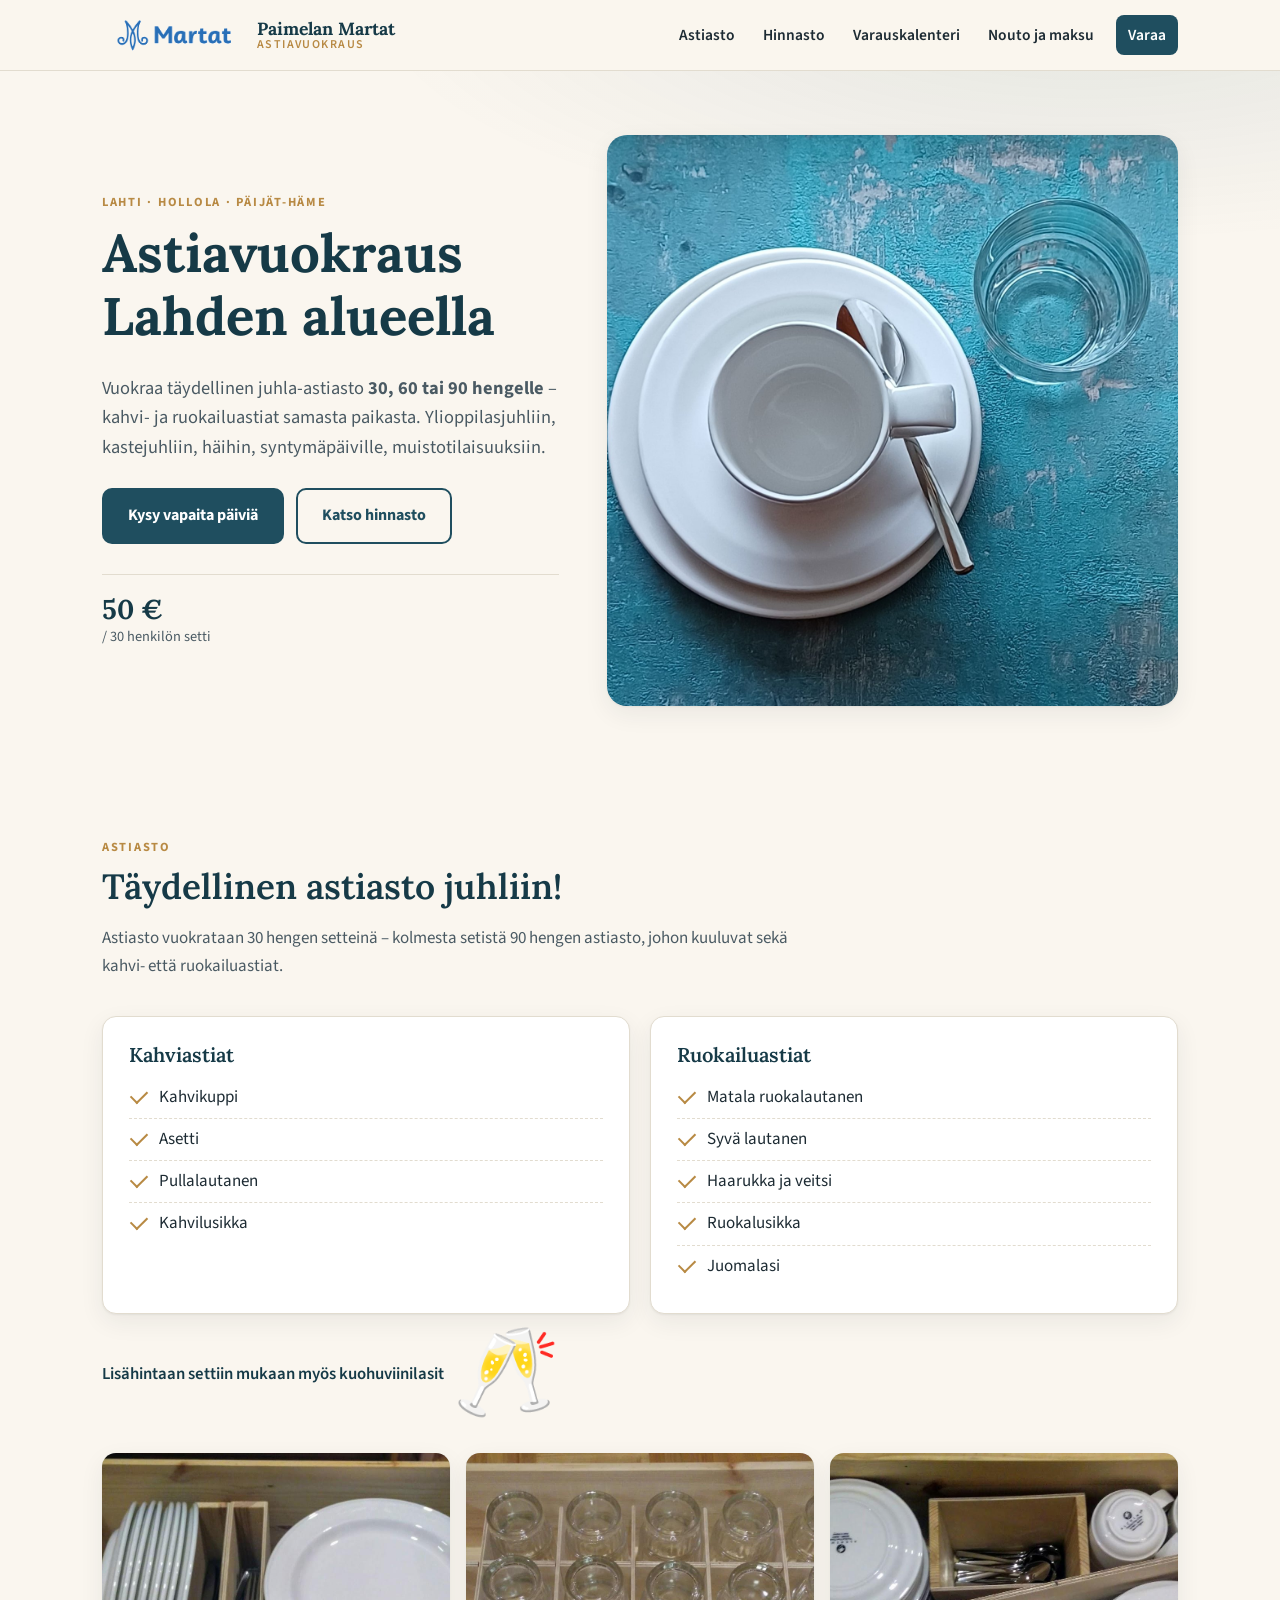
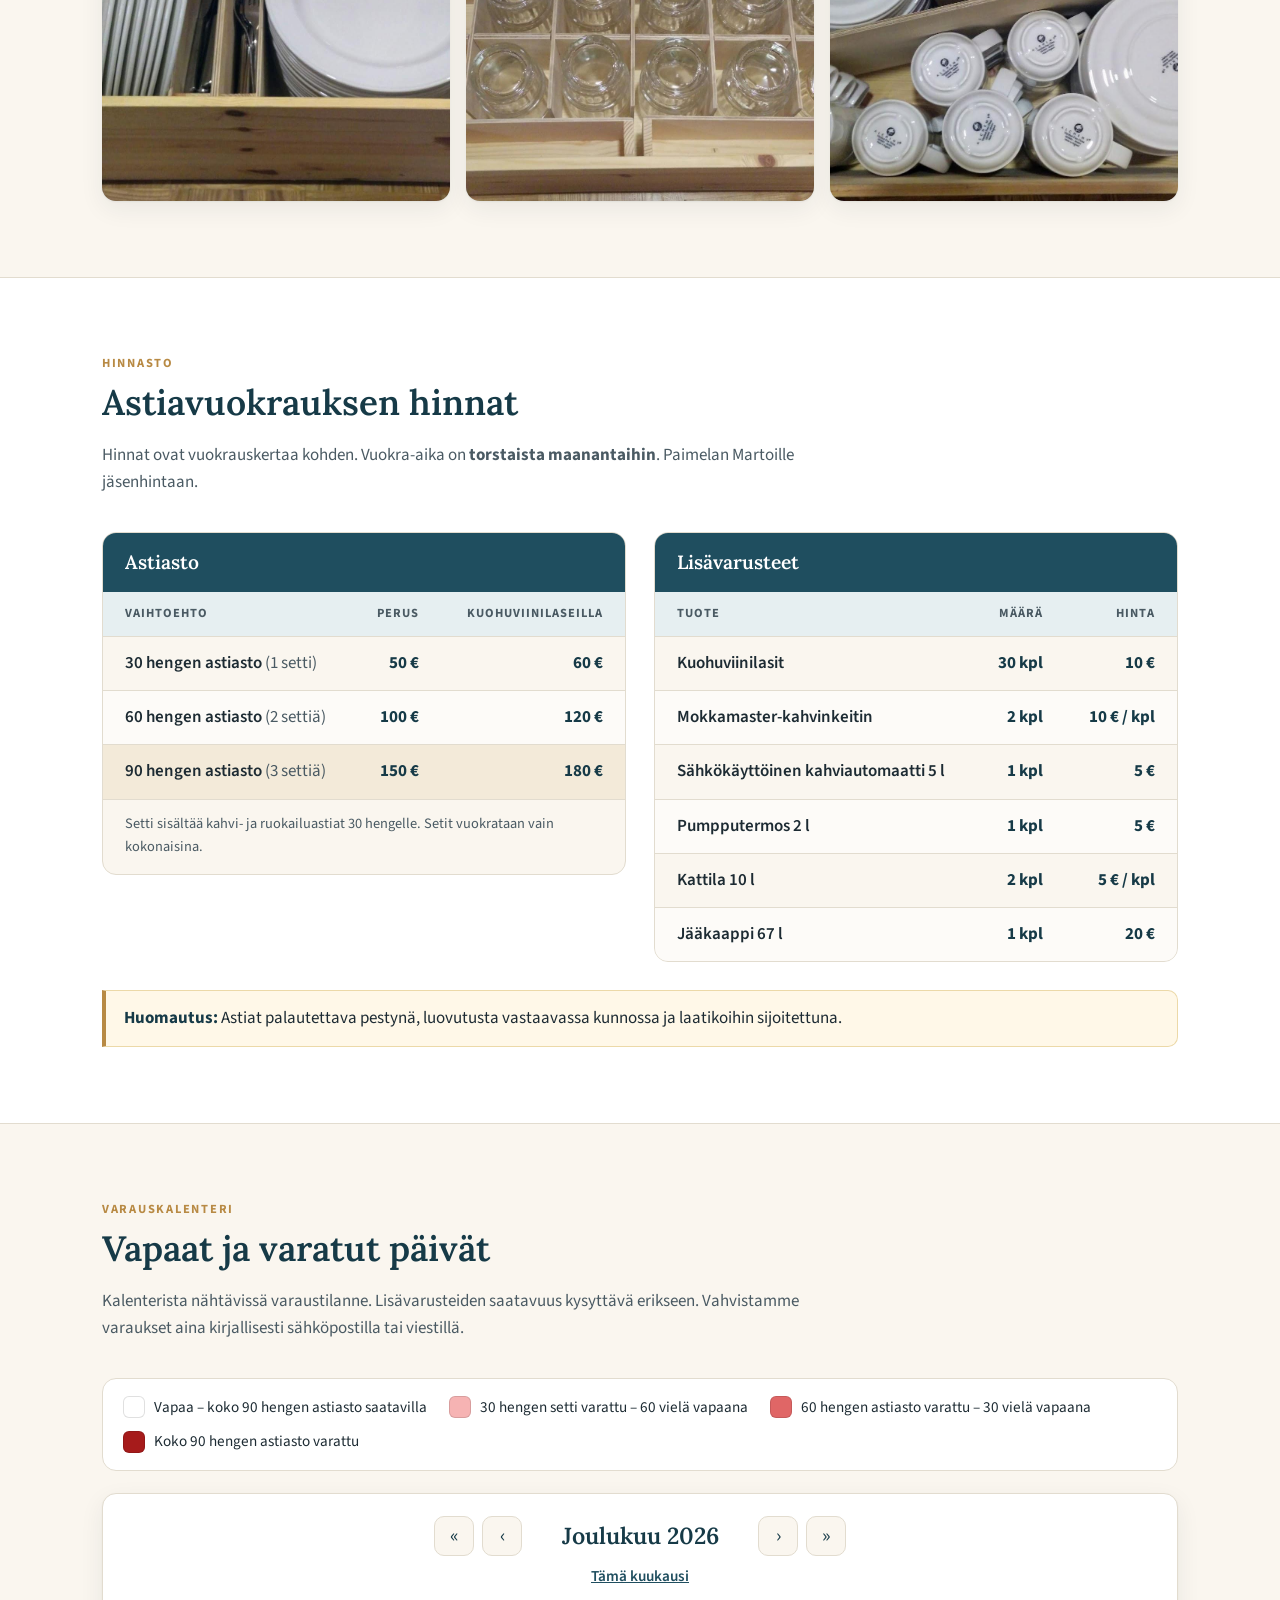
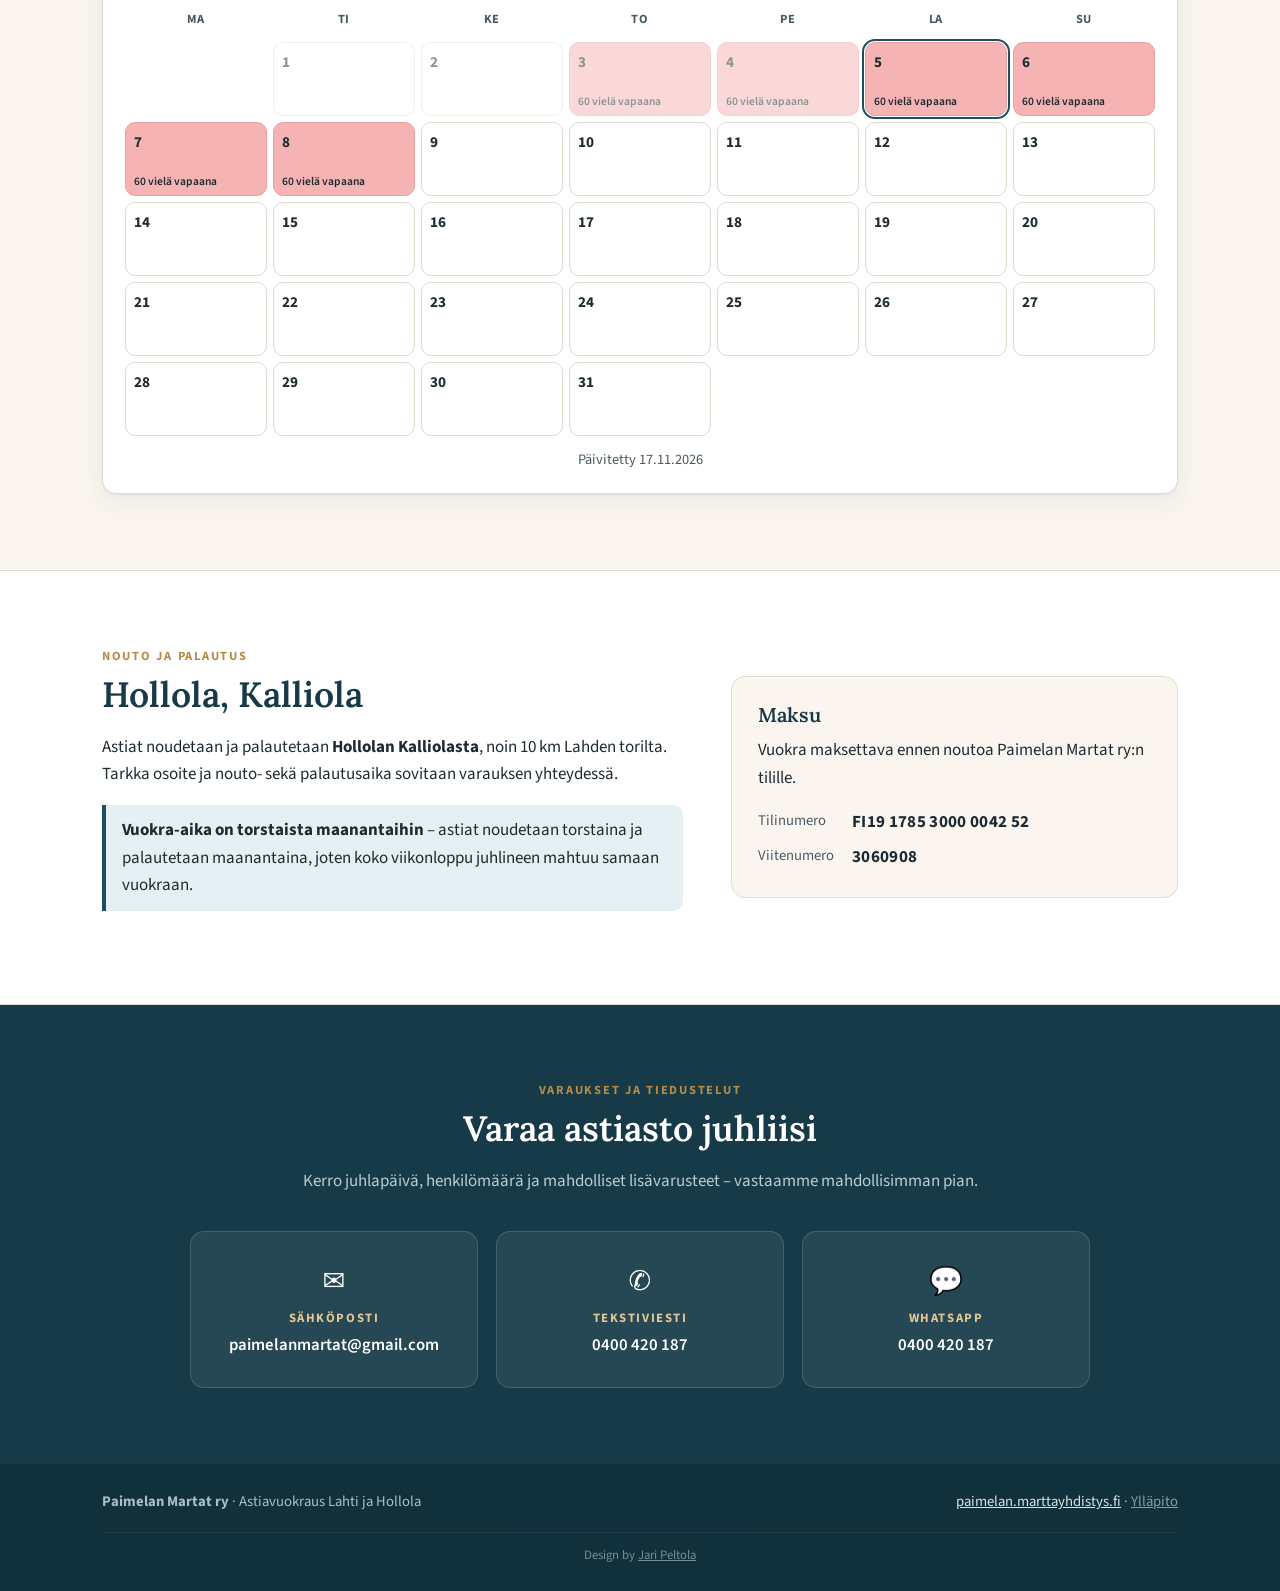
<file: index.html>
<!DOCTYPE html>
<html lang="fi">
<head>
  <meta charset="utf-8">
  <meta name="viewport" content="width=device-width, initial-scale=1">
  <title>Astiavuokraus Lahti ja Hollola – astiaston vuokraus 30–90 hengelle | Paimelan Martat</title>
  <meta name="description" content="Astiavuokraus Lahden alueella: vuokraa täydellinen astiasto juhliin 30, 60 tai 90 hengelle. Kahvi- ja ruokailuastiat 50 € / 30 hengen setti. Nouto Hollolasta, 10 km Lahden torilta. Paimelan Martat ry.">
  <meta name="keywords" content="astiavuokraus, astioiden vuokraus, astiaston vuokraus, astiastovuokraus, astiasto vuokralle, astiat vuokralle, astiavuokraus Lahti, astiavuokraus Hollola, juhla-astiat, kahviastiat vuokraus, Paimelan Martat">
  <link rel="canonical" href="https://astiavuokrauslahti.com/">
  <meta name="robots" content="index, follow">

  <meta property="og:type" content="website">
  <meta property="og:locale" content="fi_FI">
  <meta property="og:title" content="Astiavuokraus Lahden alueella – Paimelan Martat">
  <meta property="og:description" content="Täydellinen astiasto juhliin 30, 60 tai 90 hengelle. Nouto Hollolasta, 10 km Lahden torilta.">
  <meta property="og:image" content="https://astiavuokrauslahti.com/images/astiat1.jpg">
  <meta property="og:url" content="https://astiavuokrauslahti.com/">

  <link rel="preconnect" href="https://fonts.googleapis.com">
  <link rel="preconnect" href="https://fonts.gstatic.com" crossorigin>
  <link href="https://fonts.googleapis.com/css2?family=Lora:wght@500;600;700&family=Source+Sans+3:wght@400;600;700&display=swap" rel="stylesheet">
  <link rel="stylesheet" href="css/style.css?v=20261117d">
  <link rel="icon" href="data:image/svg+xml,%3Csvg xmlns='http://www.w3.org/2000/svg' viewBox='0 0 64 64'%3E%3Ccircle cx='32' cy='32' r='28' fill='%231f4e5f'/%3E%3Ccircle cx='32' cy='32' r='17' fill='none' stroke='%23faf6ef' stroke-width='4'/%3E%3C/svg%3E">

  <script type="application/ld+json">
  {
    "@context": "https://schema.org",
    "@type": "LocalBusiness",
    "name": "Paimelan Martat ry – Astiavuokraus",
    "description": "Astiaston vuokraus juhliin 30, 60 tai 90 hengelle Lahden ja Hollolan alueella.",
    "url": "https://astiavuokrauslahti.com/",
    "email": "paimelanmartat@gmail.com",
    "telephone": "+358400420187",
    "image": "https://astiavuokrauslahti.com/images/astiat1.jpg",
    "priceRange": "5–60 €",
    "address": {
      "@type": "PostalAddress",
      "addressLocality": "Hollola",
      "addressRegion": "Päijät-Häme",
      "addressCountry": "FI"
    },
    "areaServed": ["Lahti", "Hollola", "Nastola", "Orimattila", "Heinola", "Asikkala", "Kärkölä", "Päijät-Häme"],
    "makesOffer": [
      {"@type": "Offer", "name": "Astiasto 30 hengelle", "price": "50", "priceCurrency": "EUR"},
      {"@type": "Offer", "name": "Astiasto 30 hengelle kuohuviinilaseilla", "price": "60", "priceCurrency": "EUR"}
    ]
  }
  </script>
</head>
<body>

<header class="site-header">
  <div class="wrap header-inner">
    <a href="#" class="brand" aria-label="Paimelan Martat – etusivu">
      <img src="images/martat-logo.png" alt="Martat-logo" height="44">
      <span class="brand-text">Paimelan Martat<small>Astiavuokraus</small></span>
    </a>
    <button class="nav-toggle" aria-label="Valikko" aria-expanded="false" onclick="document.body.classList.toggle('nav-open');this.setAttribute('aria-expanded',document.body.classList.contains('nav-open'))">
      <span></span><span></span><span></span>
    </button>
    <nav class="site-nav" aria-label="Päävalikko">
      <a href="#astiasto">Astiasto</a>
      <a href="#hinnasto">Hinnasto</a>
      <a href="#kalenteri">Varauskalenteri</a>
      <a href="#nouto">Nouto ja maksu</a>
      <a href="#yhteystiedot" class="nav-cta">Varaa</a>
    </nav>
  </div>
</header>

<main>

  <section class="hero">
    <div class="wrap hero-inner">
      <div class="hero-text">
        <p class="eyebrow">Lahti · Hollola · Päijät-Häme</p>
        <h1>Astiavuokraus Lahden alueella</h1>
        <p class="lead">Vuokraa täydellinen juhla-astiasto <strong>30, 60 tai 90 hengelle</strong> – kahvi- ja ruokailuastiat samasta paikasta. Ylioppilasjuhliin, kastejuhliin, häihin, syntymäpäiville, muistotilaisuuksiin.</p>
        <div class="hero-actions">
          <a href="#yhteystiedot" class="btn btn-primary">Kysy vapaita päiviä</a>
          <a href="#hinnasto" class="btn btn-ghost">Katso hinnasto</a>
        </div>
        <ul class="hero-facts">
          <li><strong>50 €</strong><span>/ 30 henkilön setti</span></li>
        </ul>
      </div>
      <figure class="hero-figure">
        <img src="images/paakuva.jpg" alt="Vuokrattava juhla-astiasto: kahvikuppi, asetti, lautaset, kahvilusikka ja juomalasi – astiavuokraus Lahti ja Hollola" loading="eager">
      </figure>
    </div>
  </section>

  <section id="astiasto" class="section">
    <div class="wrap">
      <header class="section-head">
        <p class="eyebrow">Astiasto</p>
        <h2>Täydellinen astiasto juhliin!</h2>
        <p>Astiasto vuokrataan 30 hengen setteinä – kolmesta setistä 90 hengen astiasto, johon kuuluvat sekä kahvi- että ruokailuastiat.</p>
      </header>

      <div class="contents-grid">
        <div class="card">
          <h3>Kahviastiat</h3>
          <ul class="checklist">
            <li>Kahvikuppi</li>
            <li>Asetti</li>
            <li>Pullalautanen</li>
            <li>Kahvilusikka</li>
          </ul>
        </div>
        <div class="card">
          <h3>Ruokailuastiat</h3>
          <ul class="checklist">
            <li>Matala ruokalautanen</li>
            <li>Syvä lautanen</li>
            <li>Haarukka ja veitsi</li>
            <li>Ruokalusikka</li>
            <li>Juomalasi</li>
          </ul>
        </div>
      </div>

      <p class="set-extra">Lisähintaan settiin mukaan myös kuohuviinilasit <span class="set-emoji" aria-hidden="true">🥂</span></p>

      <div class="gallery">
        <figure><img src="images/astiat1.jpg" alt="Vuokrattavat kahvi- ja ruokailuastiat" loading="lazy"></figure>
        <figure><img src="images/astiat2.jpg" alt="Juhla-astiasto 30 hengelle" loading="lazy"></figure>
        <figure><img src="images/astiat3.jpg" alt="Astiaston vuokraus Hollola – lasit ja aterimet" loading="lazy"></figure>
      </div>
    </div>
  </section>

  <section id="hinnasto" class="section section-tint">
    <div class="wrap">
      <header class="section-head">
        <p class="eyebrow">Hinnasto</p>
        <h2>Astiavuokrauksen hinnat</h2>
        <p>Hinnat ovat vuokrauskertaa kohden. Vuokra-aika on <strong>torstaista maanantaihin</strong>. Paimelan Martoille jäsenhintaan.</p>
      </header>

      <div class="price-tables">
        <div class="table-card">
          <h3>Astiasto</h3>
          <table class="price-table">
            <thead>
              <tr><th scope="col">Vaihtoehto</th><th scope="col" class="num">Perus</th><th scope="col" class="num">Kuohuviini&shy;laseilla</th></tr>
            </thead>
            <tbody>
              <tr><th scope="row">30 hengen astiasto <span class="muted">(1 setti)</span></th><td class="num">50 €</td><td class="num">60 €</td></tr>
              <tr><th scope="row">60 hengen astiasto <span class="muted">(2 settiä)</span></th><td class="num">100 €</td><td class="num">120 €</td></tr>
              <tr class="highlight"><th scope="row">90 hengen astiasto <span class="muted">(3 settiä)</span></th><td class="num">150 €</td><td class="num">180 €</td></tr>
            </tbody>
          </table>
          <p class="table-note">Setti sisältää kahvi- ja ruokailuastiat 30 hengelle. Setit vuokrataan vain kokonaisina.</p>
        </div>

        <div class="table-card">
          <h3>Lisävarusteet</h3>
          <table class="price-table">
            <thead>
              <tr><th scope="col">Tuote</th><th scope="col" class="num">Määrä</th><th scope="col" class="num">Hinta</th></tr>
            </thead>
            <tbody>
              <tr><th scope="row">Kuohuviinilasit</th><td class="num">30 kpl</td><td class="num">10 €</td></tr>
              <tr><th scope="row">Mokkamaster-kahvinkeitin</th><td class="num">2 kpl</td><td class="num">10 € / kpl</td></tr>
              <tr><th scope="row">Sähkökäyttöinen kahviautomaatti 5 l</th><td class="num">1 kpl</td><td class="num">5 €</td></tr>
              <tr><th scope="row">Pumpputermos 2 l</th><td class="num">1 kpl</td><td class="num">5 €</td></tr>
              <tr><th scope="row">Kattila 10 l</th><td class="num">2 kpl</td><td class="num">5 € / kpl</td></tr>
              <tr><th scope="row">Jääkaappi 67 l</th><td class="num">1 kpl</td><td class="num">20 €</td></tr>
            </tbody>
          </table>
        </div>
      </div>
      <p class="price-notice"><strong>Huomautus:</strong> Astiat palautettava pestynä, luovutusta vastaavassa kunnossa ja laatikoihin sijoitettuna.</p>
    </div>
  </section>

  <section id="kalenteri" class="section">
    <div class="wrap">
      <header class="section-head">
        <p class="eyebrow">Varauskalenteri</p>
        <h2>Vapaat ja varatut päivät</h2>
        <p>Kalenterista nähtävissä varaustilanne. Lisävarusteiden saatavuus kysyttävä erikseen. Vahvistamme varaukset aina kirjallisesti sähköpostilla tai viestillä.</p>
      </header>

      <div class="legend" aria-label="Värien selitykset">
        <span class="legend-item"><i class="sw sw-free"></i>Vapaa – koko 90 hengen astiasto saatavilla</span>
        <span class="legend-item"><i class="sw sw-30"></i>30 hengen setti varattu – 60 vielä vapaana</span>
        <span class="legend-item"><i class="sw sw-60"></i>60 hengen astiasto varattu – 30 vielä vapaana</span>
        <span class="legend-item"><i class="sw sw-90"></i>Koko 90 hengen astiasto varattu</span>
      </div>

      <div class="calendar" id="calendar">
        <div class="cal-toolbar">
          <button type="button" class="cal-nav" data-step="-12" aria-label="Edellinen vuosi">«</button>
          <button type="button" class="cal-nav" data-step="-1" aria-label="Edellinen kuukausi">‹</button>
          <h3 class="cal-title" aria-live="polite"></h3>
          <button type="button" class="cal-nav" data-step="1" aria-label="Seuraava kuukausi">›</button>
          <button type="button" class="cal-nav" data-step="12" aria-label="Seuraava vuosi">»</button>
        </div>
        <button type="button" class="cal-today">Tämä kuukausi</button>
        <div class="cal-grid" role="grid"></div>
        <p class="cal-status muted"></p>
      </div>
      <div class="cal-tooltip" id="cal-tooltip" role="tooltip" hidden></div>
    </div>
  </section>

  <section id="nouto" class="section section-tint">
    <div class="wrap two-col">
      <div>
        <p class="eyebrow">Nouto ja palautus</p>
        <h2>Hollola, Kalliola</h2>
        <p>Astiat noudetaan ja palautetaan <strong>Hollolan Kalliolasta</strong>, noin 10 km Lahden torilta. Tarkka osoite ja nouto- sekä palautusaika sovitaan varauksen yhteydessä.</p>
        <p class="rent-period"><strong>Vuokra-aika on torstaista maanantaihin</strong> – astiat noudetaan torstaina ja palautetaan maanantaina, joten koko viikonloppu juhlineen mahtuu samaan vuokraan.</p>
      </div>
      <div class="card">
        <h3>Maksu</h3>
        <p>Vuokra maksettava ennen noutoa Paimelan Martat ry:n tilille.</p>
        <dl class="pay">
          <dt>Tilinumero</dt><dd>FI19 1785 3000 0042 52</dd>
          <dt>Viitenumero</dt><dd>3060908</dd>
        </dl>
      </div>
    </div>
  </section>


  <section id="yhteystiedot" class="section contact">
    <div class="wrap">
      <header class="section-head center">
        <p class="eyebrow">Varaukset ja tiedustelut</p>
        <h2>Varaa astiasto juhliisi</h2>
        <p>Kerro juhlapäivä, henkilömäärä ja mahdolliset lisävarusteet – vastaamme mahdollisimman pian.</p>
      </header>
      <p id="valittu-paiva" class="selected-day" hidden></p>
      <div class="contact-grid">
        <a class="contact-card" id="c-mail" href="mailto:paimelanmartat@gmail.com?subject=Astiavuokraus%20-%20varaustiedustelu">
          <span class="contact-icon" aria-hidden="true">✉</span>
          <span class="contact-label">Sähköposti</span>
          <span class="contact-value">paimelanmartat@gmail.com</span>
        </a>
        <a class="contact-card" id="c-sms" href="sms:+358400420187">
          <span class="contact-icon" aria-hidden="true">✆</span>
          <span class="contact-label">Tekstiviesti</span>
          <span class="contact-value">0400 420 187</span>
        </a>
        <a class="contact-card" id="c-wa" href="https://wa.me/358400420187" rel="noopener">
          <span class="contact-icon" aria-hidden="true">💬</span>
          <span class="contact-label">WhatsApp</span>
          <span class="contact-value">0400 420 187</span>
        </a>
      </div>
    </div>
  </section>

</main>

<footer class="site-footer">
  <div class="wrap footer-inner">
    <p><strong>Paimelan Martat ry</strong> · Astiavuokraus Lahti ja Hollola</p>
    <p><a href="https://paimelan.marttayhdistys.fi/" rel="noopener">paimelan.marttayhdistys.fi</a> · <a href="admin.html" class="admin-link" rel="nofollow">Ylläpito</a></p>
    <p class="credit">Design by <a href="https://jaripeltola.github.io/" rel="noopener">Jari Peltola</a></p>
  </div>
</footer>

<script src="js/kalenteri.js?v=20261109"></script>
</body>
</html>
</file>
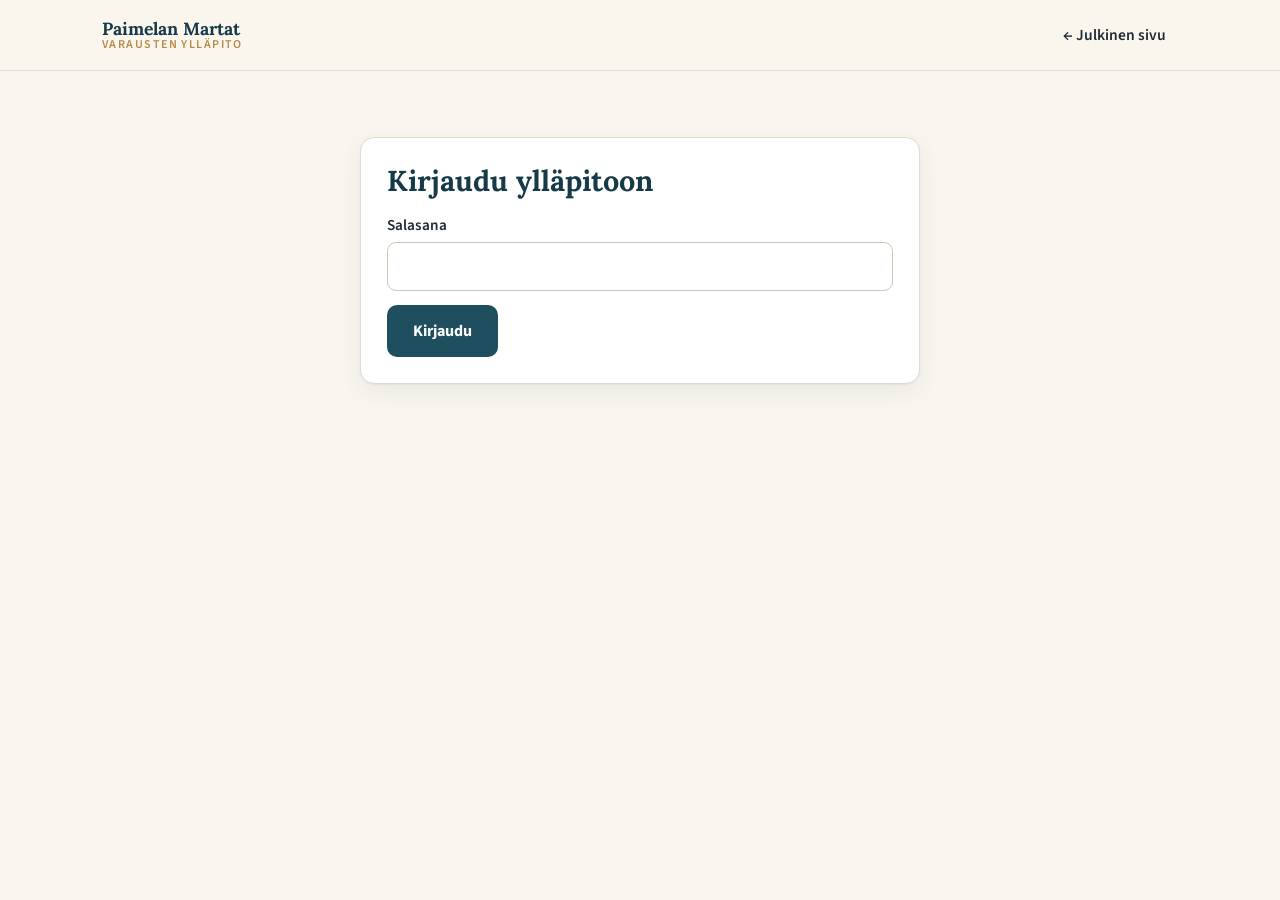
<file: admin.html>
<!DOCTYPE html>
<html lang="fi">
<head>
  <meta charset="utf-8">
  <meta name="viewport" content="width=device-width, initial-scale=1">
  <meta name="robots" content="noindex, nofollow">
  <title>Varauskalenterin ylläpito – Paimelan Martat</title>
  <link rel="preconnect" href="https://fonts.googleapis.com">
  <link rel="preconnect" href="https://fonts.gstatic.com" crossorigin>
  <link href="https://fonts.googleapis.com/css2?family=Lora:wght@500;600;700&family=Source+Sans+3:wght@400;600;700&display=swap" rel="stylesheet">
  <link rel="stylesheet" href="css/style.css?v=20261117d">
  <link rel="stylesheet" href="css/admin.css?v=20261109">
</head>
<body class="admin">

<header class="site-header">
  <div class="wrap header-inner">
    <a href="index.html" class="brand">
      <span class="brand-text">Paimelan Martat<small>Varausten ylläpito</small></span>
    </a>
    <nav class="site-nav admin-nav">
      <a href="index.html#kalenteri">← Julkinen sivu</a>
      <button type="button" id="logout" class="btn btn-ghost btn-sm" hidden>Kirjaudu ulos</button>
    </nav>
  </div>
</header>

<main class="wrap admin-main">

  <div id="msg" class="msg" role="status" hidden></div>

  <!-- Kirjautuminen -->
  <section id="view-login" class="panel narrow-panel" hidden>
    <h1>Kirjaudu ylläpitoon</h1>
    <form id="login-form">
      <label>Salasana
        <input type="password" id="login-pw" autocomplete="current-password" required autofocus>
      </label>
      <button class="btn btn-primary" type="submit">Kirjaudu</button>
    </form>
  </section>

  <!-- Ensimmäinen käyttöönotto -->
  <section id="view-setup" class="panel narrow-panel" hidden>
    <h1>Käyttöönotto</h1>
    <p>Ylläpito tallentaa varaukset sivuston GitHub-repositorioon. Tämä tehdään vain kerran: syötä GitHub-avain (fine-grained token) ja valitse ylläpidon salasana. Avain tallennetaan salasanalla salattuna.</p>
    <form id="setup-form">
      <div class="row2">
        <label>GitHub-käyttäjä
          <input id="s-owner" required>
        </label>
        <label>Repositorio
          <input id="s-repo" required>
        </label>
      </div>
      <label>Haara (branch)
        <input id="s-branch" value="main" required>
      </label>
      <label>GitHub-avain (token)
        <input id="s-token" type="password" required placeholder="github_pat_…">
        <span class="hint">GitHub → Settings → Developer settings → Fine-grained tokens. Vain tämä repo, oikeus <em>Contents: Read and write</em>.</span>
      </label>
      <div class="row2">
        <label>Uusi salasana
          <input id="s-pw" type="password" minlength="10" required autocomplete="new-password">
        </label>
        <label>Salasana uudelleen
          <input id="s-pw2" type="password" minlength="10" required autocomplete="new-password">
        </label>
      </div>
      <span class="hint">Vähintään 10 merkkiä. Käytä pitkää salasanaa – esim. neljä satunnaista sanaa.</span>
      <button class="btn btn-primary" type="submit">Ota käyttöön</button>
    </form>
  </section>

  <!-- Varausten hallinta -->
  <section id="view-editor" hidden>
    <div class="editor-grid">
      <div class="panel">
        <h2 id="form-title">Uusi varaus</h2>
        <form id="booking-form">
          <input type="hidden" id="b-id">
          <div class="row2">
            <label>Alkaen
              <input type="date" id="b-start" required>
            </label>
            <label>Päättyen
              <input type="date" id="b-end" required>
            </label>
          </div>
          <fieldset class="sets">
            <legend>Varattu astiasto</legend>
            <label class="set-opt"><input type="radio" name="sets" value="30" required><span class="sw sw-30"></span>30</label>
            <label class="set-opt"><input type="radio" name="sets" value="60"><span class="sw sw-60"></span>60</label>
            <label class="set-opt"><input type="radio" name="sets" value="90"><span class="sw sw-90"></span>90</label>
          </fieldset>
          <label>Lisätieto <span class="hint inline">(näkyy julkisesti, kun hiiri viedään varauksen päälle)</span>
            <textarea id="b-note" maxlength="200" rows="3" placeholder="esim. Ylioppilasjuhlat, nouto pe klo 18"></textarea>
            <span class="counter"><span id="b-count">0</span> / 200</span>
          </label>
          <p class="hint warn">Älä kirjoita lisätietoon asiakkaan nimeä tai puhelinnumeroa – teksti on kaikkien nähtävissä.</p>
          <div id="overlap-warn" class="msg msg-warn" hidden></div>
          <div class="form-actions">
            <button class="btn btn-primary" type="submit" id="b-save">Tallenna varaus</button>
            <button class="btn btn-ghost" type="button" id="b-cancel" hidden>Peruuta muokkaus</button>
          </div>
        </form>
      </div>

      <div class="panel">
        <div class="list-head">
          <h2>Varaukset</h2>
          <label class="toggle"><input type="checkbox" id="show-past"> näytä menneet</label>
        </div>
        <div id="booking-list" class="booking-list"></div>
      </div>
    </div>

    <div class="panel">
      <h2>Esikatselu</h2>
      <div class="legend">
        <span class="legend-item"><i class="sw sw-30"></i>30 varattu</span>
        <span class="legend-item"><i class="sw sw-60"></i>60 varattu</span>
        <span class="legend-item"><i class="sw sw-90"></i>90 varattu</span>
      </div>
      <div class="calendar" id="admin-calendar" data-manual="1">
        <div class="cal-toolbar">
          <button type="button" class="cal-nav" data-step="-12" aria-label="Edellinen vuosi">«</button>
          <button type="button" class="cal-nav" data-step="-1" aria-label="Edellinen kuukausi">‹</button>
          <h3 class="cal-title"></h3>
          <button type="button" class="cal-nav" data-step="1" aria-label="Seuraava kuukausi">›</button>
          <button type="button" class="cal-nav" data-step="12" aria-label="Seuraava vuosi">»</button>
        </div>
        <button type="button" class="cal-today">Tämä kuukausi</button>
        <div class="cal-grid"></div>
        <p class="cal-status muted"></p>
      </div>
      <div class="cal-tooltip" id="cal-tooltip" hidden></div>
    </div>

    <details class="panel">
      <summary>Vaihda salasana</summary>
      <form id="pw-form" class="row2">
        <label>Uusi salasana <input type="password" id="n-pw" minlength="10" required autocomplete="new-password"></label>
        <label>Uudelleen <input type="password" id="n-pw2" minlength="10" required autocomplete="new-password"></label>
        <button class="btn btn-ghost" type="submit">Vaihda salasana</button>
      </form>
    </details>
  </section>

</main>

<script src="js/kalenteri.js?v=20261109"></script>
<script src="js/admin.js?v=20261109"></script>
</body>
</html>
</file>
<file: css/style.css>
[hidden] { display: none !important; }
:root {
  --ink: #1d2b33;
  --ink-soft: #4a5a63;
  --brand: #1f4e5f;
  --brand-dark: #163a47;
  --brand-light: #e6eff1;
  --cream: #faf6ef;
  --paper: #ffffff;
  --line: #e2dccf;
  --gold: #b88a44;
  --red-30: #f6b3b3;
  --red-60: #e06666;
  --red-90: #a61b1b;
  --free: #ffffff;
  --radius: 14px;
  --shadow: 0 1px 2px rgba(29,43,51,.06), 0 8px 24px rgba(29,43,51,.07);
  --serif: "Lora", Georgia, "Times New Roman", serif;
  --sans: "Source Sans 3", system-ui, -apple-system, "Segoe UI", Roboto, sans-serif;
}

* { box-sizing: border-box; }
html { scroll-behavior: smooth; scroll-padding-top: 80px; }
body {
  margin: 0;
  font-family: var(--sans);
  font-size: 17px;
  line-height: 1.6;
  color: var(--ink);
  background: var(--cream);
  -webkit-font-smoothing: antialiased;
}
img { max-width: 100%; display: block; }
a { color: var(--brand); }
h1, h2, h3 { font-family: var(--serif); line-height: 1.2; color: var(--brand-dark); margin: 0 0 .5em; }
h1 { font-size: clamp(2.1rem, 4.5vw, 3.3rem); font-weight: 700; }
h2 { font-size: clamp(1.6rem, 3vw, 2.2rem); font-weight: 600; }
h3 { font-size: 1.25rem; font-weight: 600; }
p { margin: 0 0 1em; }
.wrap { max-width: 1120px; margin: 0 auto; padding: 0 22px; }
.narrow { max-width: 780px; }
.muted { color: var(--ink-soft); font-weight: 400; }
.small { font-size: .92rem; color: var(--ink-soft); }
.eyebrow {
  text-transform: uppercase; letter-spacing: .14em; font-size: .78rem;
  font-weight: 700; color: var(--gold); margin-bottom: .6em;
}

/* Header */
.site-header {
  position: sticky; top: 0; z-index: 50;
  background: rgba(250,246,239,.94);
  backdrop-filter: saturate(1.4) blur(8px);
  border-bottom: 1px solid var(--line);
}
.header-inner { display: flex; align-items: center; justify-content: space-between; min-height: 70px; gap: 16px; }
.brand { display: flex; align-items: center; gap: 12px; text-decoration: none; color: var(--brand-dark); }
.brand img { height: 44px; width: auto; }
.brand-text { font-family: var(--serif); font-weight: 700; font-size: 1.1rem; line-height: 1.1; display: flex; flex-direction: column; }
.brand-text small { font-family: var(--sans); font-weight: 600; font-size: .75rem; letter-spacing: .12em; text-transform: uppercase; color: var(--gold); }
.site-nav { display: flex; align-items: center; gap: 4px; }
.site-nav a { text-decoration: none; color: var(--ink); font-weight: 600; padding: 8px 12px; border-radius: 8px; font-size: .97rem; }
.site-nav a:hover { background: var(--brand-light); }
.site-nav .nav-cta { background: var(--brand); color: #fff; margin-left: 6px; }
.site-nav .nav-cta:hover { background: var(--brand-dark); }
.nav-toggle { display: none; background: none; border: 0; padding: 10px; cursor: pointer; }
.nav-toggle span { display: block; width: 24px; height: 2px; background: var(--ink); margin: 5px 0; border-radius: 2px; }

/* Buttons */
.btn { display: inline-block; text-decoration: none; font-weight: 700; padding: 13px 24px; border-radius: 10px; border: 2px solid transparent; transition: .15s; font-size: 1rem; cursor: pointer; font-family: inherit; }
.btn-primary { background: var(--brand); color: #fff; }
.btn-primary:hover { background: var(--brand-dark); }
.btn-ghost { border-color: var(--brand); color: var(--brand); background: transparent; }
.btn-ghost:hover { background: var(--brand-light); }

/* Hero */
.hero { padding: 64px 0 56px; background:
  radial-gradient(1200px 400px at 85% -10%, rgba(31,78,95,.10), transparent 60%), var(--cream); }
.hero-inner { display: grid; grid-template-columns: 1fr 1.25fr; gap: 48px; align-items: center; }
.lead { font-size: 1.15rem; color: var(--ink-soft); max-width: 36em; }
.hero-actions { display: flex; flex-wrap: wrap; gap: 12px; margin: 26px 0 30px; }
.hero-facts { list-style: none; padding: 0; margin: 0; display: flex; gap: 32px; flex-wrap: wrap; border-top: 1px solid var(--line); padding-top: 20px; }
.hero-facts li { display: flex; flex-direction: column; }
.hero-facts strong { font-family: var(--serif); font-size: 1.7rem; color: var(--brand-dark); line-height: 1.1; }
.hero-facts span { font-size: .9rem; color: var(--ink-soft); }
.hero-figure { margin: 0; border-radius: 20px; overflow: hidden; box-shadow: var(--shadow); aspect-ratio: 1/1; background: var(--brand-light); }
.hero-figure img { width: 100%; height: 100%; object-fit: cover; }

/* Sections */
.section { padding: 76px 0; }
.section-tint { background: var(--paper); border-top: 1px solid var(--line); border-bottom: 1px solid var(--line); }
.section-head { max-width: 720px; margin-bottom: 36px; }
.section-head.center { text-align: center; margin-left: auto; margin-right: auto; }
.section-head p:last-child { color: var(--ink-soft); }

.card { background: var(--paper); border: 1px solid var(--line); border-radius: var(--radius); padding: 26px; box-shadow: var(--shadow); }
.section-tint .card { background: var(--cream); box-shadow: none; }
.card-accent { background: var(--brand); color: #e9f1f3; border-color: var(--brand); }
.card-accent h3 { color: #fff; }
.card-accent .small { color: #c7dadf; }
.contents-grid { display: grid; grid-template-columns: repeat(2, 1fr); gap: 20px; margin-bottom: 18px; }
.checklist { list-style: none; padding: 0; margin: 0; }
.checklist li { padding: 7px 0 7px 30px; position: relative; border-bottom: 1px dashed var(--line); }
.checklist li:last-child { border-bottom: 0; }
.checklist li::before { content: ""; position: absolute; left: 2px; top: 13px; width: 14px; height: 8px; border-left: 2.5px solid var(--gold); border-bottom: 2.5px solid var(--gold); transform: rotate(-45deg); }

.gallery { display: grid; grid-template-columns: repeat(3, 1fr); gap: 16px; }
.gallery figure { margin: 0; border-radius: var(--radius); overflow: hidden; aspect-ratio: 1/1; background: var(--brand-light); box-shadow: var(--shadow); }
.gallery img { width: 100%; height: 100%; object-fit: cover; transition: transform .4s; }
.gallery figure:hover img { transform: scale(1.04); }

/* Price tables */
.price-tables { display: grid; grid-template-columns: 1fr 1fr; gap: 28px; align-items: start; }
.table-card { background: var(--cream); border: 1px solid var(--line); border-radius: var(--radius); overflow: hidden; }
.table-card h3 { margin: 0; padding: 18px 22px; background: var(--brand); color: #fff; font-size: 1.2rem; }
.price-table { width: 100%; border-collapse: collapse; font-variant-numeric: tabular-nums; }
.price-table thead th { text-align: left; font-family: var(--sans); font-size: .78rem; text-transform: uppercase; letter-spacing: .08em; color: var(--ink-soft); padding: 12px 22px; background: var(--brand-light); border-bottom: 1px solid var(--line); }
.price-table tbody th, .price-table td { padding: 13px 22px; border-bottom: 1px solid var(--line); text-align: left; font-weight: 400; }
.price-table tbody th { font-weight: 600; }
.price-table tbody tr:last-child th, .price-table tbody tr:last-child td { border-bottom: 0; }
.price-table tbody tr:nth-child(even) { background: rgba(255,255,255,.6); }
.price-table .num { text-align: right; white-space: nowrap; }
.price-table td.num { font-weight: 700; color: var(--brand-dark); }
.price-table tr.highlight { background: #f3ead9 !important; }
.table-note { font-size: .9rem; color: var(--ink-soft); padding: 12px 22px 16px; margin: 0; border-top: 1px solid var(--line); }

/* Calendar */
.legend { display: flex; flex-wrap: wrap; gap: 10px 22px; margin-bottom: 22px; padding: 16px 20px; background: var(--paper); border: 1px solid var(--line); border-radius: var(--radius); }
.legend-item { display: inline-flex; align-items: center; gap: 9px; font-size: .95rem; }
.sw { display: inline-block; width: 22px; height: 22px; border-radius: 6px; border: 1px solid rgba(0,0,0,.12); flex: none; }
.sw-free { background: var(--free); }
.sw-30 { background: var(--red-30); }
.sw-60 { background: var(--red-60); }
.sw-90 { background: var(--red-90); }

.calendar { background: var(--paper); border: 1px solid var(--line); border-radius: var(--radius); padding: 22px; box-shadow: var(--shadow); position: relative; }
.cal-toolbar { display: flex; align-items: center; justify-content: center; gap: 8px; margin-bottom: 8px; }
.cal-title { margin: 0; min-width: 220px; text-align: center; font-size: 1.45rem; text-transform: capitalize; }
.cal-nav { width: 40px; height: 40px; border-radius: 10px; border: 1px solid var(--line); background: var(--cream); font-size: 1.25rem; cursor: pointer; color: var(--brand-dark); font-family: inherit; }
.cal-nav:hover { background: var(--brand-light); }
.cal-today { display: block; margin: 0 auto 16px; background: none; border: 0; color: var(--brand); font-weight: 600; cursor: pointer; text-decoration: underline; font-family: inherit; font-size: .95rem; }
.cal-grid { display: grid; grid-template-columns: repeat(7, 1fr); gap: 6px; }
.cal-dow { text-align: center; font-size: .78rem; font-weight: 700; text-transform: uppercase; letter-spacing: .08em; color: var(--ink-soft); padding: 6px 0; }
.cal-day { min-height: 74px; border-radius: 10px; border: 1px solid var(--line); background: var(--free); padding: 6px 8px; position: relative; font-variant-numeric: tabular-nums; }
.cal-day .d { font-weight: 700; font-size: .95rem; }
.cal-day .lbl { position: absolute; left: 8px; right: 8px; bottom: 6px; font-size: .72rem; font-weight: 600; line-height: 1.15; }
.cal-day.empty { background: transparent; border-color: transparent; }
.cal-day.past { opacity: .5; }
.cal-day.today { outline: 2px solid var(--brand); outline-offset: 1px; }
.cal-day.b30 { background: var(--red-30); border-color: #eaa0a0; }
.cal-day.b60 { background: var(--red-60); border-color: #cc5555; color: #fff; }
.cal-day.b90 { background: var(--red-90); border-color: #8a1515; color: #fff; }
.cal-day.booked { cursor: help; }
.cal-day.booked:focus { outline: 2px solid var(--ink); outline-offset: 1px; }
.cal-status { text-align: center; margin: 12px 0 0; font-size: .9rem; min-height: 1.2em; }
.cal-tooltip { position: fixed; z-index: 100; max-width: 300px; background: var(--ink); color: #fff; padding: 10px 14px; border-radius: 10px; font-size: .9rem; line-height: 1.4; box-shadow: 0 8px 24px rgba(0,0,0,.25); pointer-events: none; }
.cal-tooltip strong { display: block; margin-bottom: 2px; }
.cal-tooltip .tt-item + .tt-item { margin-top: 8px; padding-top: 8px; border-top: 1px solid rgba(255,255,255,.2); }

/* Nouto */
.two-col { display: grid; grid-template-columns: 1.3fr 1fr; gap: 48px; align-items: center; }
.pay { display: grid; grid-template-columns: auto 1fr; gap: 8px 18px; margin: 14px 0 0; }
.pay dt { color: var(--ink-soft); font-size: .92rem; }
.pay dd { margin: 0; font-weight: 700; font-variant-numeric: tabular-nums; letter-spacing: .02em; }

/* FAQ */
details { background: var(--paper); border: 1px solid var(--line); border-radius: 12px; margin-bottom: 10px; padding: 0 20px; }
summary { cursor: pointer; padding: 16px 0; font-weight: 600; font-size: 1.05rem; list-style: none; position: relative; padding-right: 30px; }
summary::-webkit-details-marker { display: none; }
summary::after { content: "+"; position: absolute; right: 0; top: 12px; font-size: 1.5rem; color: var(--gold); }
details[open] summary::after { content: "–"; }
details p { color: var(--ink-soft); }

/* Contact */
.contact { background: var(--brand-dark); color: #dde8eb; }
.contact h2 { color: #fff; }
.contact .section-head p:last-child { color: #b9cdd2; }
.contact-grid { display: grid; grid-template-columns: repeat(3, 1fr); gap: 18px; max-width: 900px; margin: 0 auto; }
.contact-card { display: flex; flex-direction: column; align-items: center; text-align: center; gap: 4px; padding: 28px 18px; border-radius: var(--radius); background: rgba(255,255,255,.07); border: 1px solid rgba(255,255,255,.14); color: #fff; text-decoration: none; transition: .15s; }
.contact-card:hover { background: rgba(255,255,255,.13); transform: translateY(-2px); }
.contact-icon { font-size: 1.7rem; }
.contact-label { font-size: .8rem; text-transform: uppercase; letter-spacing: .12em; color: #e4c792; font-weight: 700; }
.contact-value { font-weight: 600; font-size: 1.05rem; word-break: break-word; }

/* Footer */
.site-footer { background: #10303b; color: #a9bfc5; padding: 26px 0; font-size: .92rem; }
.site-footer a { color: #d6e3e6; }
.footer-inner { display: flex; justify-content: space-between; flex-wrap: wrap; gap: 8px; }
.footer-inner p { margin: 0; }
.admin-link { opacity: .6; }

/* Responsive */
@media (max-width: 900px) {
  .hero-inner, .two-col, .price-tables { grid-template-columns: 1fr; }
  .hero-figure { order: -1; width: 100%; max-width: 560px; margin: 0 auto; }
  .contents-grid { grid-template-columns: 1fr 1fr; }
}
@media (max-width: 760px) {
  .nav-toggle { display: block; }
  .site-nav { display: none; position: absolute; left: 0; right: 0; top: 70px; background: var(--cream); flex-direction: column; align-items: stretch; padding: 10px 16px 18px; border-bottom: 1px solid var(--line); }
  .nav-open .site-nav { display: flex; }
  .site-nav .nav-cta { margin: 6px 0 0; text-align: center; }
  .section { padding: 56px 0; }
  .contents-grid, .gallery, .contact-grid { grid-template-columns: 1fr; }
  .gallery figure { aspect-ratio: 4/3; }
  .cal-day { min-height: 52px; padding: 4px 5px; }
  .cal-day .lbl { display: none; }
  .cal-grid { gap: 3px; }
  .calendar { padding: 14px 10px; }
  .cal-title { min-width: 0; font-size: 1.15rem; }
  .price-table tbody th, .price-table td, .price-table thead th { padding-left: 14px; padding-right: 14px; }
}
.rent-period { background: var(--brand-light); border-left: 4px solid var(--brand); padding: 12px 16px; border-radius: 0 10px 10px 0; }
.cal-day.clickable { cursor: pointer; transition: transform .12s, box-shadow .12s; }
.cal-day.clickable:hover, .cal-day.clickable:focus-visible { transform: translateY(-2px); box-shadow: 0 4px 12px rgba(29,43,51,.15); outline: 2px solid var(--brand); outline-offset: 1px; }
.selected-day { max-width: 900px; margin: -10px auto 22px; text-align: center; background: rgba(255,255,255,.1); border: 1px solid rgba(255,255,255,.25); border-radius: 10px; padding: 12px 16px; color: #fff; }
.selected-day strong { color: #e4c792; }
.price-notice { margin: 28px 0 0; background: #fff8e8; border: 1px solid #ecd9a8; border-left: 4px solid var(--gold); border-radius: 0 10px 10px 0; padding: 14px 18px; }
.price-notice strong { color: var(--brand-dark); }
.footer-inner .credit { flex-basis: 100%; text-align: center; font-size: .8rem; opacity: .65; margin-top: 10px; padding-top: 12px; border-top: 1px solid rgba(255,255,255,.08); }
.footer-inner .credit a { color: inherit; }
.set-extra { margin: 0 0 36px; font-size: 1.05rem; font-weight: 600; color: var(--brand-dark); }
.set-emoji { font-size: 5.1em; line-height: 1; vertical-align: middle; margin-left: 6px; }
</file>
<file: css/admin.css>
.admin-main { padding: 36px 22px 80px; }
.admin-nav { display: flex !important; position: static !important; flex-direction: row !important; padding: 0 !important; border: 0 !important; background: none !important; }
.btn-sm { padding: 7px 14px; font-size: .9rem; }
.panel { background: var(--paper); border: 1px solid var(--line); border-radius: var(--radius); padding: 26px; box-shadow: var(--shadow); margin-bottom: 24px; }
.narrow-panel { max-width: 560px; margin: 30px auto; }
.panel h1 { font-size: 1.8rem; }
details.panel { padding: 6px 26px; }
details.panel form { padding-bottom: 20px; align-items: end; }

label { display: block; font-weight: 600; margin-bottom: 14px; font-size: .95rem; }
input[type=text], input[type=password], input[type=date], input:not([type]), textarea {
  display: block; width: 100%; margin-top: 5px; padding: 11px 12px; font: inherit; font-weight: 400;
  border: 1px solid #cfc7b6; border-radius: 9px; background: #fff; color: var(--ink);
}
input:focus, textarea:focus { outline: 2px solid var(--brand); outline-offset: 0; border-color: var(--brand); }
textarea { resize: vertical; }
.row2 { display: grid; grid-template-columns: 1fr 1fr; gap: 0 16px; }
.hint { display: block; font-weight: 400; font-size: .85rem; color: var(--ink-soft); margin-top: 4px; }
.hint.inline { display: inline; }
.hint.warn { color: #8a5a00; margin: -6px 0 14px; }
.counter { display: block; text-align: right; font-size: .82rem; color: var(--ink-soft); font-weight: 400; margin-top: 3px; }

fieldset.sets { border: 0; padding: 0; margin: 0 0 16px; display: flex; gap: 10px; flex-wrap: wrap; }
fieldset.sets legend { font-weight: 600; font-size: .95rem; margin-bottom: 6px; padding: 0; }
.set-opt { display: inline-flex; align-items: center; gap: 8px; margin: 0; padding: 10px 16px; border: 1px solid #cfc7b6; border-radius: 10px; cursor: pointer; font-size: 1.05rem; }
.set-opt input { margin: 0; }
.set-opt:has(input:checked) { border-color: var(--brand); background: var(--brand-light); box-shadow: inset 0 0 0 1px var(--brand); }

.form-actions { display: flex; gap: 10px; flex-wrap: wrap; }
.editor-grid { display: grid; grid-template-columns: 1fr 1.1fr; gap: 24px; align-items: start; }
.editor-grid .panel { margin-bottom: 24px; }
.list-head { display: flex; justify-content: space-between; align-items: baseline; }
.toggle { display: inline-flex; gap: 6px; align-items: center; font-weight: 400; font-size: .9rem; margin: 0; }

.booking-list { display: flex; flex-direction: column; gap: 8px; max-height: 560px; overflow: auto; }
.bk { display: grid; grid-template-columns: 10px 1fr auto; gap: 12px; align-items: center; padding: 10px 12px; border: 1px solid var(--line); border-radius: 10px; background: var(--cream); }
.bk.past { opacity: .55; }
.bk .bar { width: 10px; align-self: stretch; border-radius: 4px; }
.bk .bar.s30 { background: var(--red-30); } .bk .bar.s60 { background: var(--red-60); } .bk .bar.s90 { background: var(--red-90); }
.bk-dates { font-weight: 700; }
.bk-note { font-size: .9rem; color: var(--ink-soft); word-break: break-word; }
.bk-actions { display: flex; gap: 6px; }
.bk-actions button { border: 1px solid var(--line); background: #fff; border-radius: 8px; padding: 6px 10px; cursor: pointer; font: inherit; font-size: .85rem; }
.bk-actions button:hover { background: var(--brand-light); }
.bk-actions .del:hover { background: #fbe3e3; border-color: #e3a4a4; }
.empty-list { color: var(--ink-soft); font-style: italic; }

.msg { padding: 12px 16px; border-radius: 10px; margin-bottom: 18px; background: var(--brand-light); border: 1px solid #c3d6db; }
.msg-ok { background: #e5f4e8; border-color: #b4dcbc; }
.msg-err { background: #fbe3e3; border-color: #e8b1b1; }
.msg-warn { background: #fff4dc; border-color: #ecd193; font-size: .92rem; }
button[disabled] { opacity: .6; cursor: wait; }

@media (max-width: 900px) {
  .editor-grid, .row2 { grid-template-columns: 1fr; }
}
</file>
